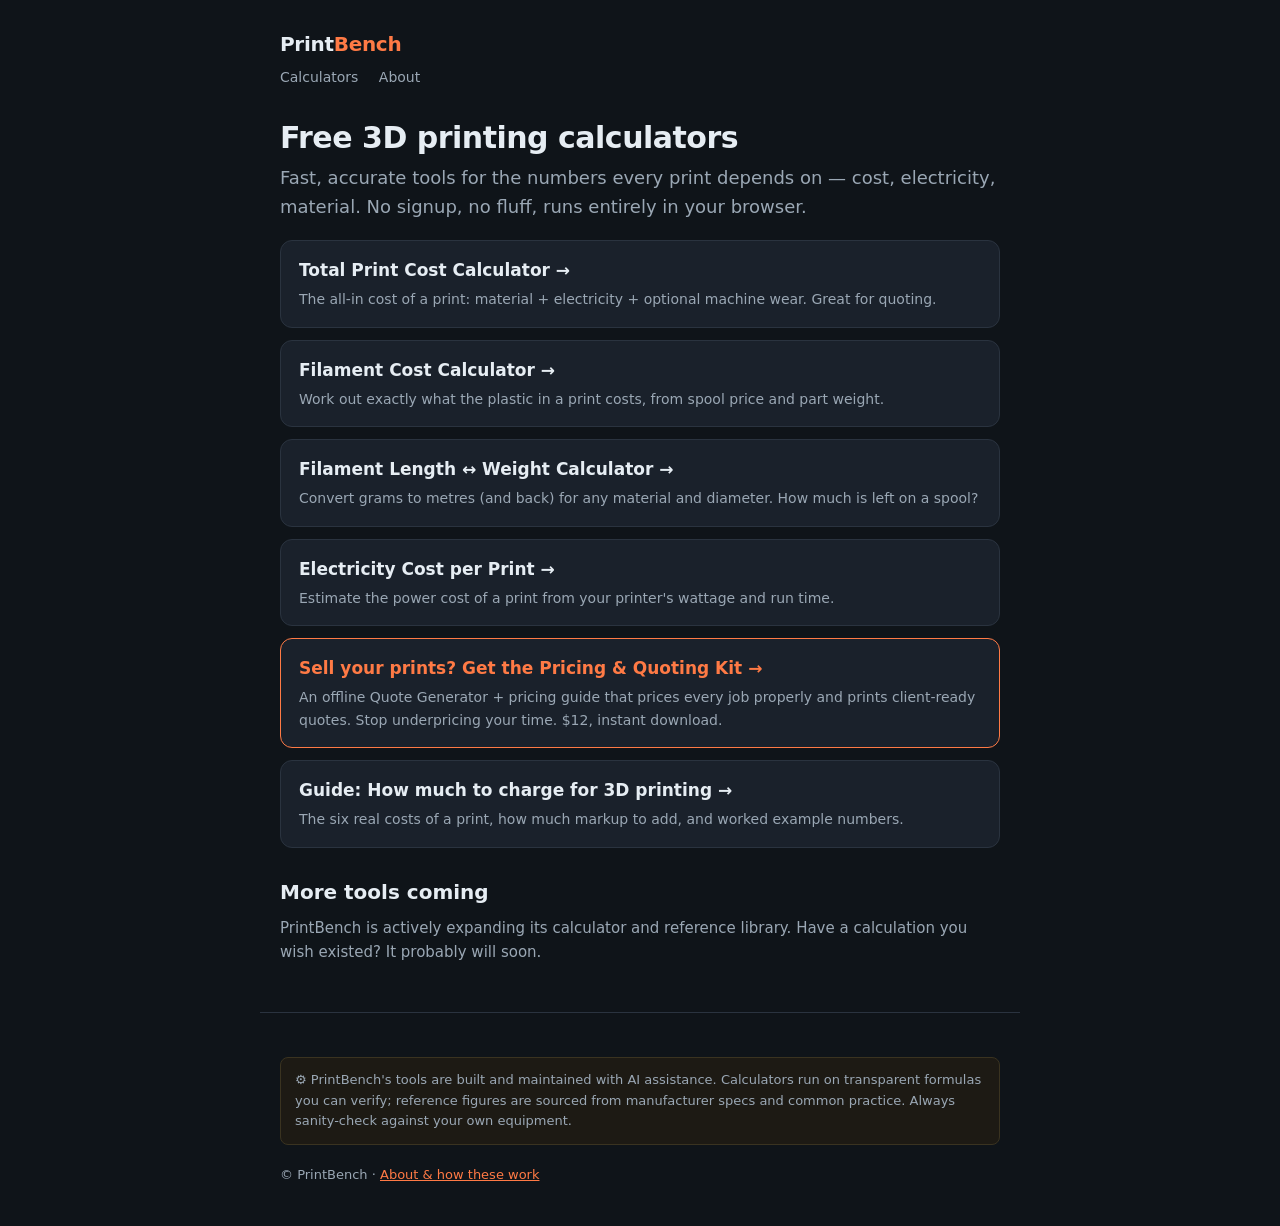
<file: index.html>
<!doctype html>
<html lang="en">
<head>
<meta charset="utf-8">
<meta name="viewport" content="width=device-width, initial-scale=1">
<title>PrintBench — Free 3D Printing Calculators & Reference</title>
<meta name="description" content="Free, accurate 3D printing calculators: filament cost, electricity cost per print, and practical reference tables. No signup, works in your browser.">
<link rel="stylesheet" href="style.css">
</head>
<body>
<header>
  <a class="brand" href="index.html">Print<span>Bench</span></a>
  <nav>
    <a href="index.html">Calculators</a>
    <a href="about.html">About</a>
  </nav>
</header>
<main>
  <h1>Free 3D printing calculators</h1>
  <p class="lead">Fast, accurate tools for the numbers every print depends on — cost,
  electricity, material. No signup, no fluff, runs entirely in your browser.</p>

  <a class="card" href="calculators/total-print-cost.html">
    <h3>Total Print Cost Calculator →</h3>
    <p>The all-in cost of a print: material + electricity + optional machine wear. Great for quoting.</p>
  </a>
  <a class="card" href="calculators/filament-cost.html">
    <h3>Filament Cost Calculator →</h3>
    <p>Work out exactly what the plastic in a print costs, from spool price and part weight.</p>
  </a>
  <a class="card" href="calculators/filament-length-weight.html">
    <h3>Filament Length ↔ Weight Calculator →</h3>
    <p>Convert grams to metres (and back) for any material and diameter. How much is left on a spool?</p>
  </a>
  <a class="card" href="calculators/electricity-cost.html">
    <h3>Electricity Cost per Print →</h3>
    <p>Estimate the power cost of a print from your printer's wattage and run time.</p>
  </a>

  <a class="card" href="pricing-kit.html" style="border-color:var(--accent)">
    <h3 style="color:var(--accent)">Sell your prints? Get the Pricing &amp; Quoting Kit →</h3>
    <p>An offline Quote Generator + pricing guide that prices every job properly and prints
    client-ready quotes. Stop underpricing your time. $12, instant download.</p>
  </a>

  <a class="card" href="how-much-to-charge-for-3d-printing.html">
    <h3>Guide: How much to charge for 3D printing →</h3>
    <p>The six real costs of a print, how much markup to add, and worked example numbers.</p>
  </a>

  <h2>More tools coming</h2>
  <p class="lead" style="font-size:15px">PrintBench is actively expanding its calculator and
  reference library. Have a calculation you wish existed? It probably will soon.</p>
</main>
<footer>
  <div class="disclosure">⚙️ PrintBench's tools are built and maintained with AI assistance.
  Calculators run on transparent formulas you can verify; reference figures are sourced from
  manufacturer specs and common practice. Always sanity-check against your own equipment.</div>
  © PrintBench · <a href="about.html">About &amp; how these work</a>
</footer>
</body>
</html>
</file>
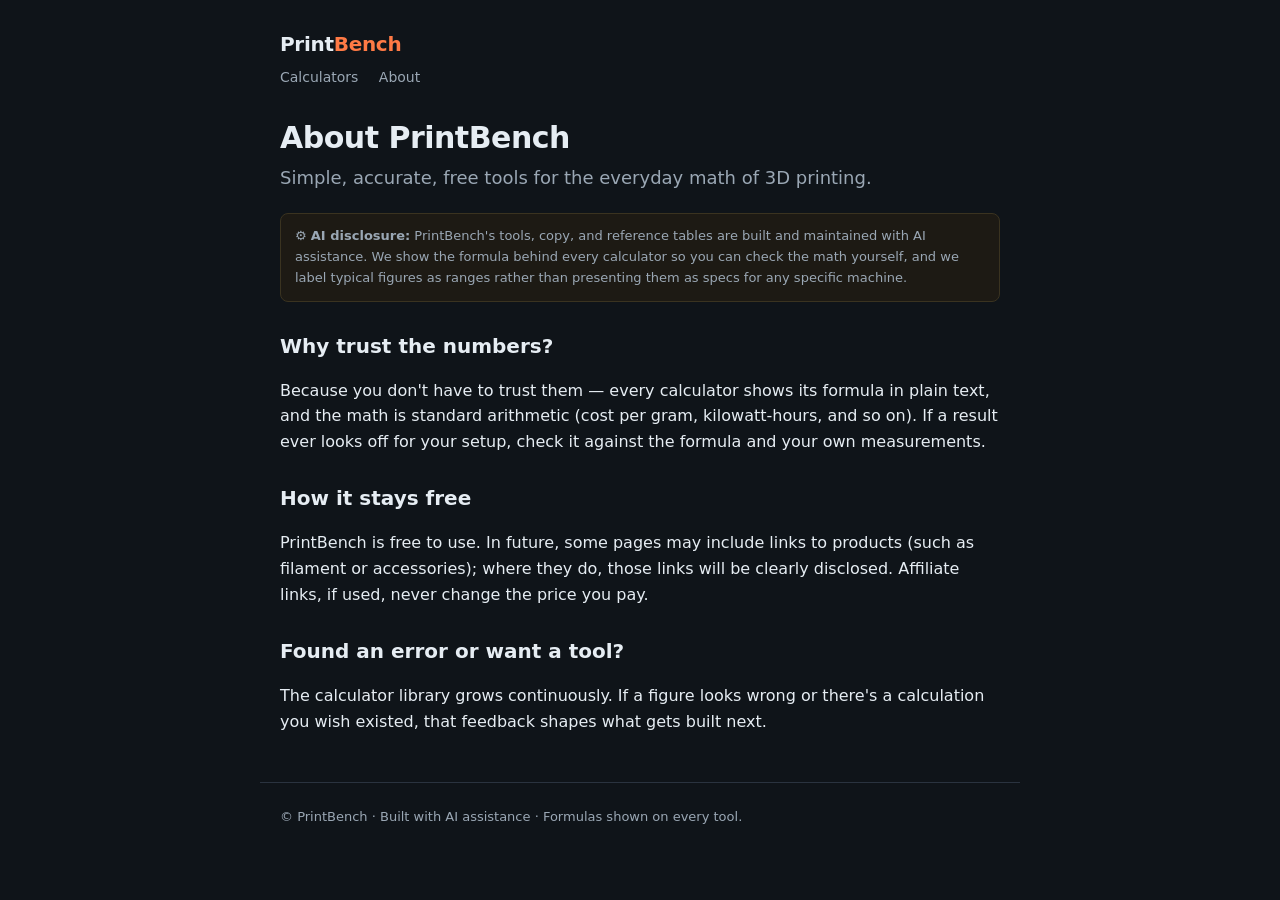
<file: about.html>
<!doctype html>
<html lang="en">
<head>
<meta charset="utf-8">
<meta name="viewport" content="width=device-width, initial-scale=1">
<title>About PrintBench — How these calculators are built</title>
<meta name="description" content="About PrintBench: free 3D printing calculators built and maintained with AI assistance, with every formula shown openly so you can verify the math.">
<link rel="stylesheet" href="style.css">
</head>
<body>
<header>
  <a class="brand" href="index.html">Print<span>Bench</span></a>
  <nav>
    <a href="index.html">Calculators</a>
    <a href="about.html">About</a>
  </nav>
</header>
<main>
  <h1>About PrintBench</h1>
  <p class="lead">Simple, accurate, free tools for the everyday math of 3D printing.</p>

  <div class="disclosure">⚙️ <strong>AI disclosure:</strong> PrintBench's tools, copy, and
  reference tables are built and maintained with AI assistance. We show the formula behind
  every calculator so you can check the math yourself, and we label typical figures as ranges
  rather than presenting them as specs for any specific machine.</div>

  <h2>Why trust the numbers?</h2>
  <p>Because you don't have to trust them — every calculator shows its formula in plain text,
  and the math is standard arithmetic (cost per gram, kilowatt-hours, and so on). If a result
  ever looks off for your setup, check it against the formula and your own measurements.</p>

  <h2>How it stays free</h2>
  <p>PrintBench is free to use. In future, some pages may include links to products (such as
  filament or accessories); where they do, those links will be clearly disclosed. Affiliate
  links, if used, never change the price you pay.</p>

  <h2>Found an error or want a tool?</h2>
  <p>The calculator library grows continuously. If a figure looks wrong or there's a
  calculation you wish existed, that feedback shapes what gets built next.</p>
</main>
<footer>
  © PrintBench · Built with AI assistance · Formulas shown on every tool.
</footer>
</body>
</html>
</file>
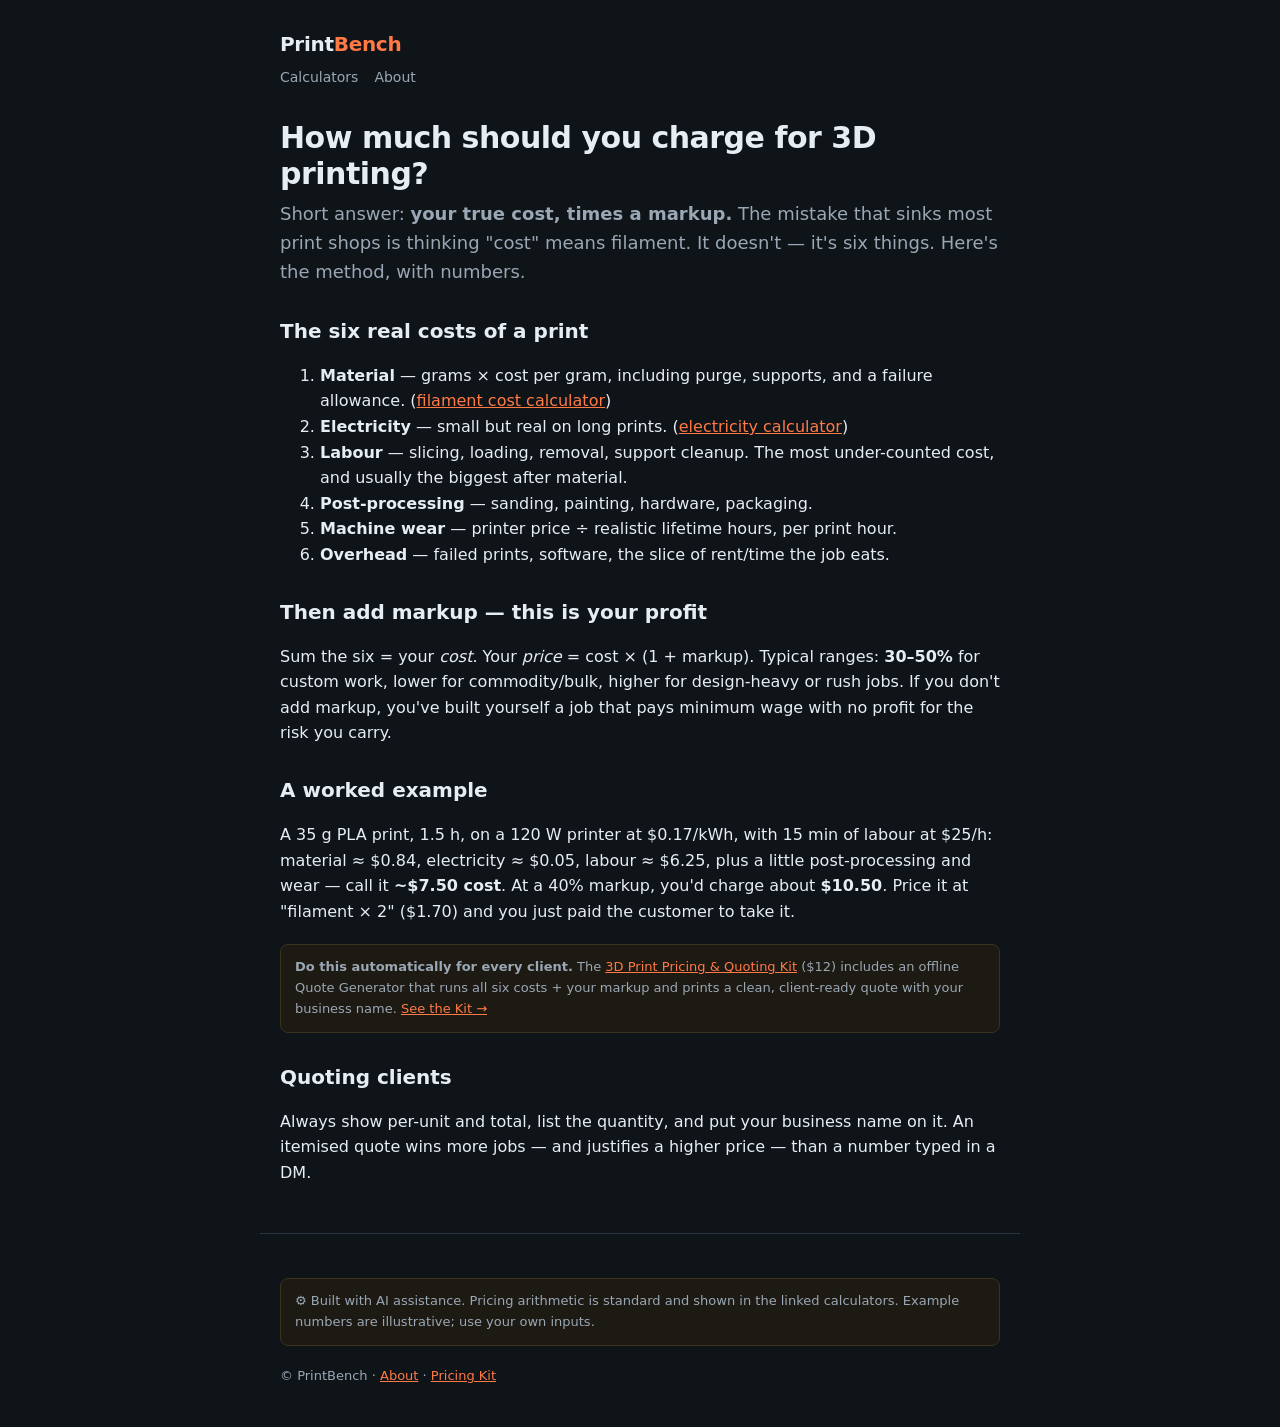
<file: how-much-to-charge-for-3d-printing.html>
<!doctype html>
<html lang="en">
<head>
<meta charset="utf-8">
<meta name="viewport" content="width=device-width, initial-scale=1">
<title>How Much to Charge for 3D Printing (2026 Pricing Guide) | PrintBench</title>
<meta name="description" content="A clear method for pricing 3D prints in 2026: the six real costs, how much markup to add, and example numbers. Stop underpricing your prints.">
<link rel="stylesheet" href="style.css">
<meta property="og:title" content="How Much to Charge for 3D Printing (2026 Pricing Guide)">
<meta property="og:description" content="The six real costs of a print, how much markup to add, and worked examples. Price your prints to actually profit.">
<meta property="og:type" content="article">
<meta property="og:url" content="https://printbench.pages.dev/how-much-to-charge-for-3d-printing.html">
<script type="application/ld+json">
{"@context":"https://schema.org","@type":"Article","headline":"How Much to Charge for 3D Printing (2026 Pricing Guide)","author":{"@type":"Organization","name":"PrintBench"},"publisher":{"@type":"Organization","name":"PrintBench"},"description":"A method for pricing 3D prints: the six real costs, markup guidance, and worked examples.","mainEntityOfPage":"https://printbench.pages.dev/how-much-to-charge-for-3d-printing.html"}
</script>
</head>
<body>
<header>
  <a class="brand" href="index.html">Print<span>Bench</span></a>
  <nav><a href="index.html">Calculators</a><a href="about.html">About</a></nav>
</header>
<main>
  <h1>How much should you charge for 3D printing?</h1>
  <p class="lead">Short answer: <strong>your true cost, times a markup.</strong> The mistake that
  sinks most print shops is thinking "cost" means filament. It doesn't — it's six things. Here's
  the method, with numbers.</p>

  <h2>The six real costs of a print</h2>
  <ol>
    <li><strong>Material</strong> — grams × cost per gram, including purge, supports, and a
      failure allowance. (<a href="calculators/filament-cost.html">filament cost calculator</a>)</li>
    <li><strong>Electricity</strong> — small but real on long prints.
      (<a href="calculators/electricity-cost.html">electricity calculator</a>)</li>
    <li><strong>Labour</strong> — slicing, loading, removal, support cleanup. The most
      under-counted cost, and usually the biggest after material.</li>
    <li><strong>Post-processing</strong> — sanding, painting, hardware, packaging.</li>
    <li><strong>Machine wear</strong> — printer price ÷ realistic lifetime hours, per print hour.</li>
    <li><strong>Overhead</strong> — failed prints, software, the slice of rent/time the job eats.</li>
  </ol>

  <h2>Then add markup — this is your profit</h2>
  <p>Sum the six = your <em>cost</em>. Your <em>price</em> = cost × (1 + markup). Typical ranges:
  <strong>30–50%</strong> for custom work, lower for commodity/bulk, higher for design-heavy or
  rush jobs. If you don't add markup, you've built yourself a job that pays minimum wage with no
  profit for the risk you carry.</p>

  <h2>A worked example</h2>
  <p>A 35 g PLA print, 1.5 h, on a 120 W printer at $0.17/kWh, with 15 min of labour at $25/h:
  material ≈ $0.84, electricity ≈ $0.05, labour ≈ $6.25, plus a little post-processing and wear —
  call it <strong>~$7.50 cost</strong>. At a 40% markup, you'd charge about <strong>$10.50</strong>.
  Price it at "filament × 2" ($1.70) and you just paid the customer to take it.</p>

  <div class="disclosure" style="border-color:#3a3320">
    <strong>Do this automatically for every client.</strong> The
    <a href="pricing-kit.html">3D Print Pricing &amp; Quoting Kit</a> ($12) includes an offline
    Quote Generator that runs all six costs + your markup and prints a clean, client-ready quote
    with your business name. <a href="pricing-kit.html">See the Kit →</a>
  </div>

  <h2>Quoting clients</h2>
  <p>Always show per-unit and total, list the quantity, and put your business name on it. An
  itemised quote wins more jobs — and justifies a higher price — than a number typed in a DM.</p>
</main>
<footer>
  <div class="disclosure">⚙️ Built with AI assistance. Pricing arithmetic is standard and shown
  in the linked calculators. Example numbers are illustrative; use your own inputs.</div>
  © PrintBench · <a href="about.html">About</a> · <a href="pricing-kit.html">Pricing Kit</a>
</footer>
</body>
</html>
</file>
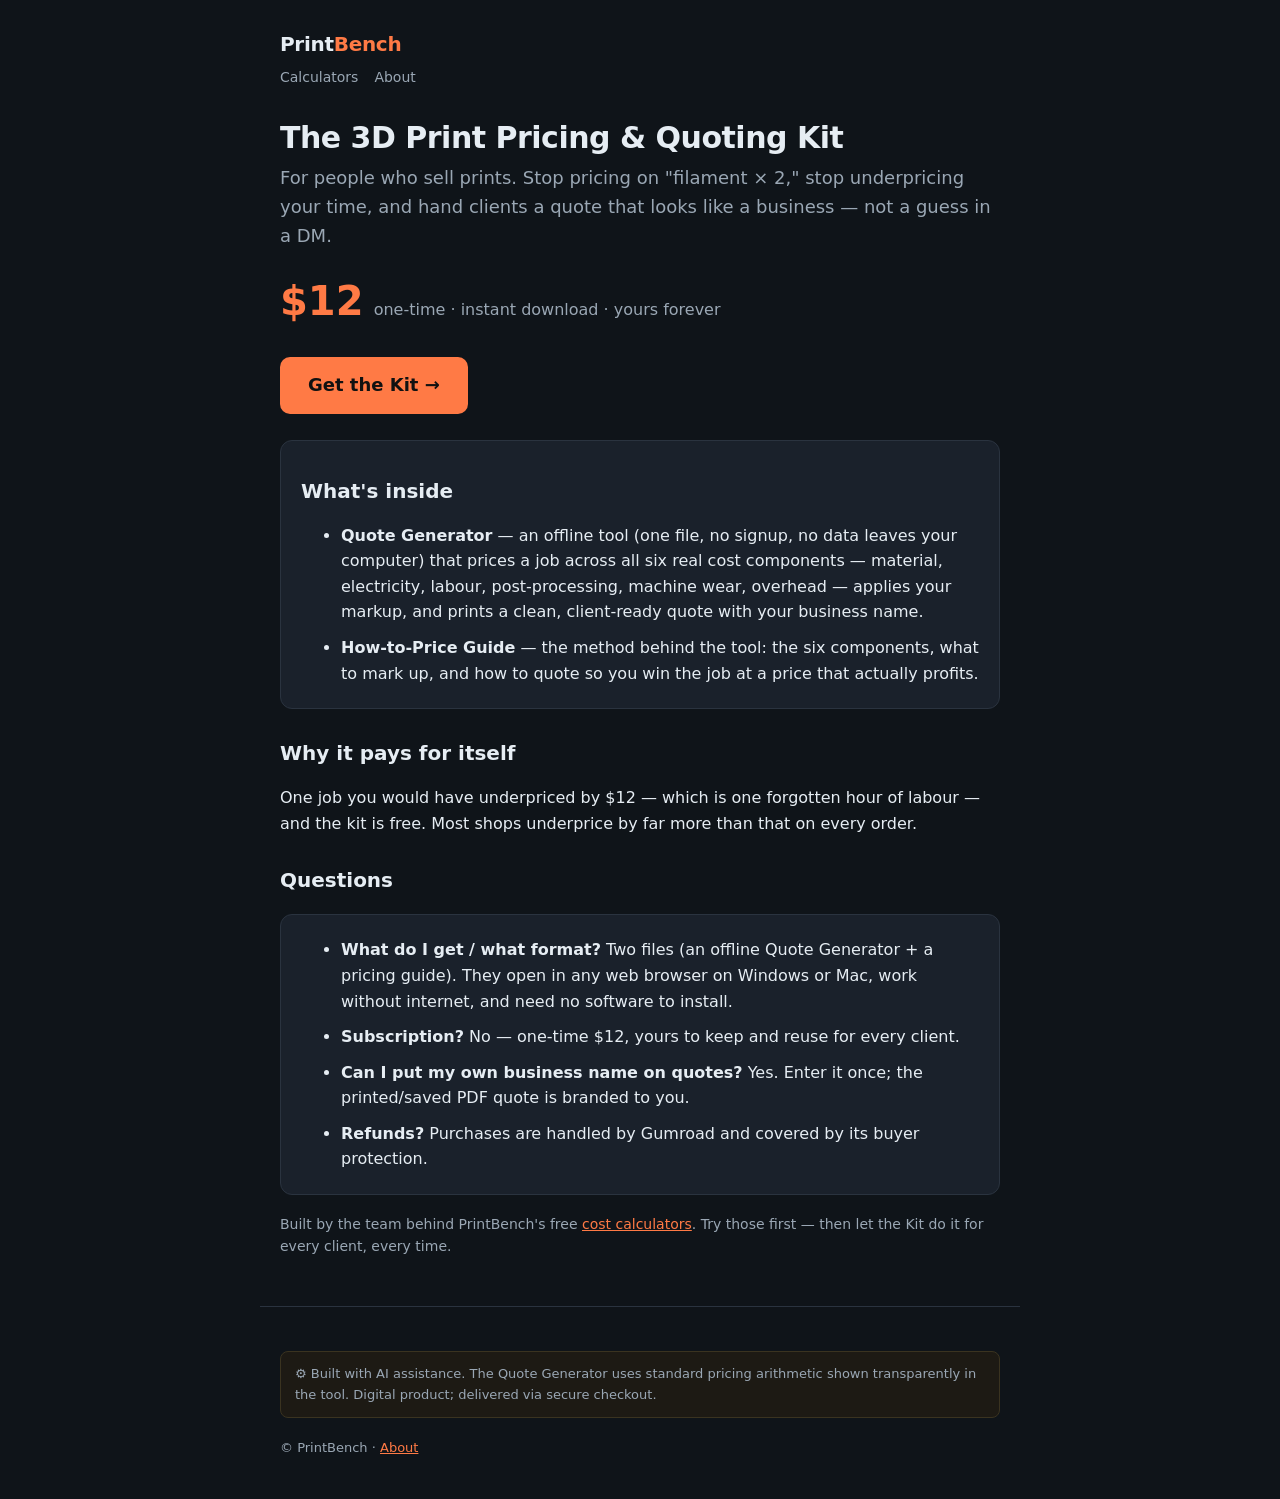
<file: pricing-kit.html>
<!doctype html>
<html lang="en">
<head>
<meta charset="utf-8">
<meta name="viewport" content="width=device-width, initial-scale=1">
<title>3D Print Pricing &amp; Quoting Kit — stop underpricing | PrintBench</title>
<meta name="description" content="A pricing & quoting kit for 3D print businesses: an offline Quote Generator that builds client-ready quotes with full cost breakdown, plus a how-to-price guide.">
<link rel="stylesheet" href="style.css">
<style>
  .price{font-size:40px;font-weight:800;color:var(--accent)}
  .buy{display:inline-block;background:var(--accent);color:#111;font-weight:800;text-decoration:none;
       padding:14px 28px;border-radius:10px;margin:8px 0;font-size:18px}
  .incl{background:var(--panel);border:1px solid var(--line);border-radius:12px;padding:6px 20px;margin:18px 0}
  .incl li{margin:10px 0}
</style>
</head>
<body>
<header>
  <a class="brand" href="index.html">Print<span>Bench</span></a>
  <nav><a href="index.html">Calculators</a><a href="about.html">About</a></nav>
</header>
<main>
  <h1>The 3D Print Pricing &amp; Quoting Kit</h1>
  <p class="lead">For people who sell prints. Stop pricing on "filament × 2," stop underpricing
  your time, and hand clients a quote that looks like a business — not a guess in a DM.</p>

  <p><span class="price">$12</span> &nbsp;<span style="color:var(--muted)">one-time · instant download · yours forever</span></p>
  <a class="buy" href="https://printbench.gumroad.com/l/print-pricing-kit" id="buy" rel="nofollow">Get the Kit →</a>

  <div class="incl">
    <h2>What's inside</h2>
    <ul>
      <li><b>Quote Generator</b> — an offline tool (one file, no signup, no data leaves your computer)
        that prices a job across all six real cost components — material, electricity, labour,
        post-processing, machine wear, overhead — applies your markup, and prints a clean,
        client-ready quote with your business name.</li>
      <li><b>How-to-Price Guide</b> — the method behind the tool: the six components, what to mark
        up, and how to quote so you win the job at a price that actually profits.</li>
    </ul>
  </div>

  <h2>Why it pays for itself</h2>
  <p>One job you would have underpriced by $12 — which is one forgotten hour of labour — and the
  kit is free. Most shops underprice by far more than that on every order.</p>

  <h2>Questions</h2>
  <div class="incl">
    <ul>
      <li><b>What do I get / what format?</b> Two files (an offline Quote Generator + a pricing
        guide). They open in any web browser on Windows or Mac, work without internet, and need
        no software to install.</li>
      <li><b>Subscription?</b> No — one-time $12, yours to keep and reuse for every client.</li>
      <li><b>Can I put my own business name on quotes?</b> Yes. Enter it once; the printed/saved
        PDF quote is branded to you.</li>
      <li><b>Refunds?</b> Purchases are handled by Gumroad and covered by its buyer protection.</li>
    </ul>
  </div>

  <p style="color:var(--muted);font-size:14px">Built by the team behind PrintBench's free
  <a href="calculators/total-print-cost.html">cost calculators</a>. Try those first — then let the
  Kit do it for every client, every time.</p>
</main>
<footer>
  <div class="disclosure">⚙️ Built with AI assistance. The Quote Generator uses standard pricing
  arithmetic shown transparently in the tool. Digital product; delivered via secure checkout.</div>
  © PrintBench · <a href="about.html">About</a>
</footer>
</body>
</html>
</file>
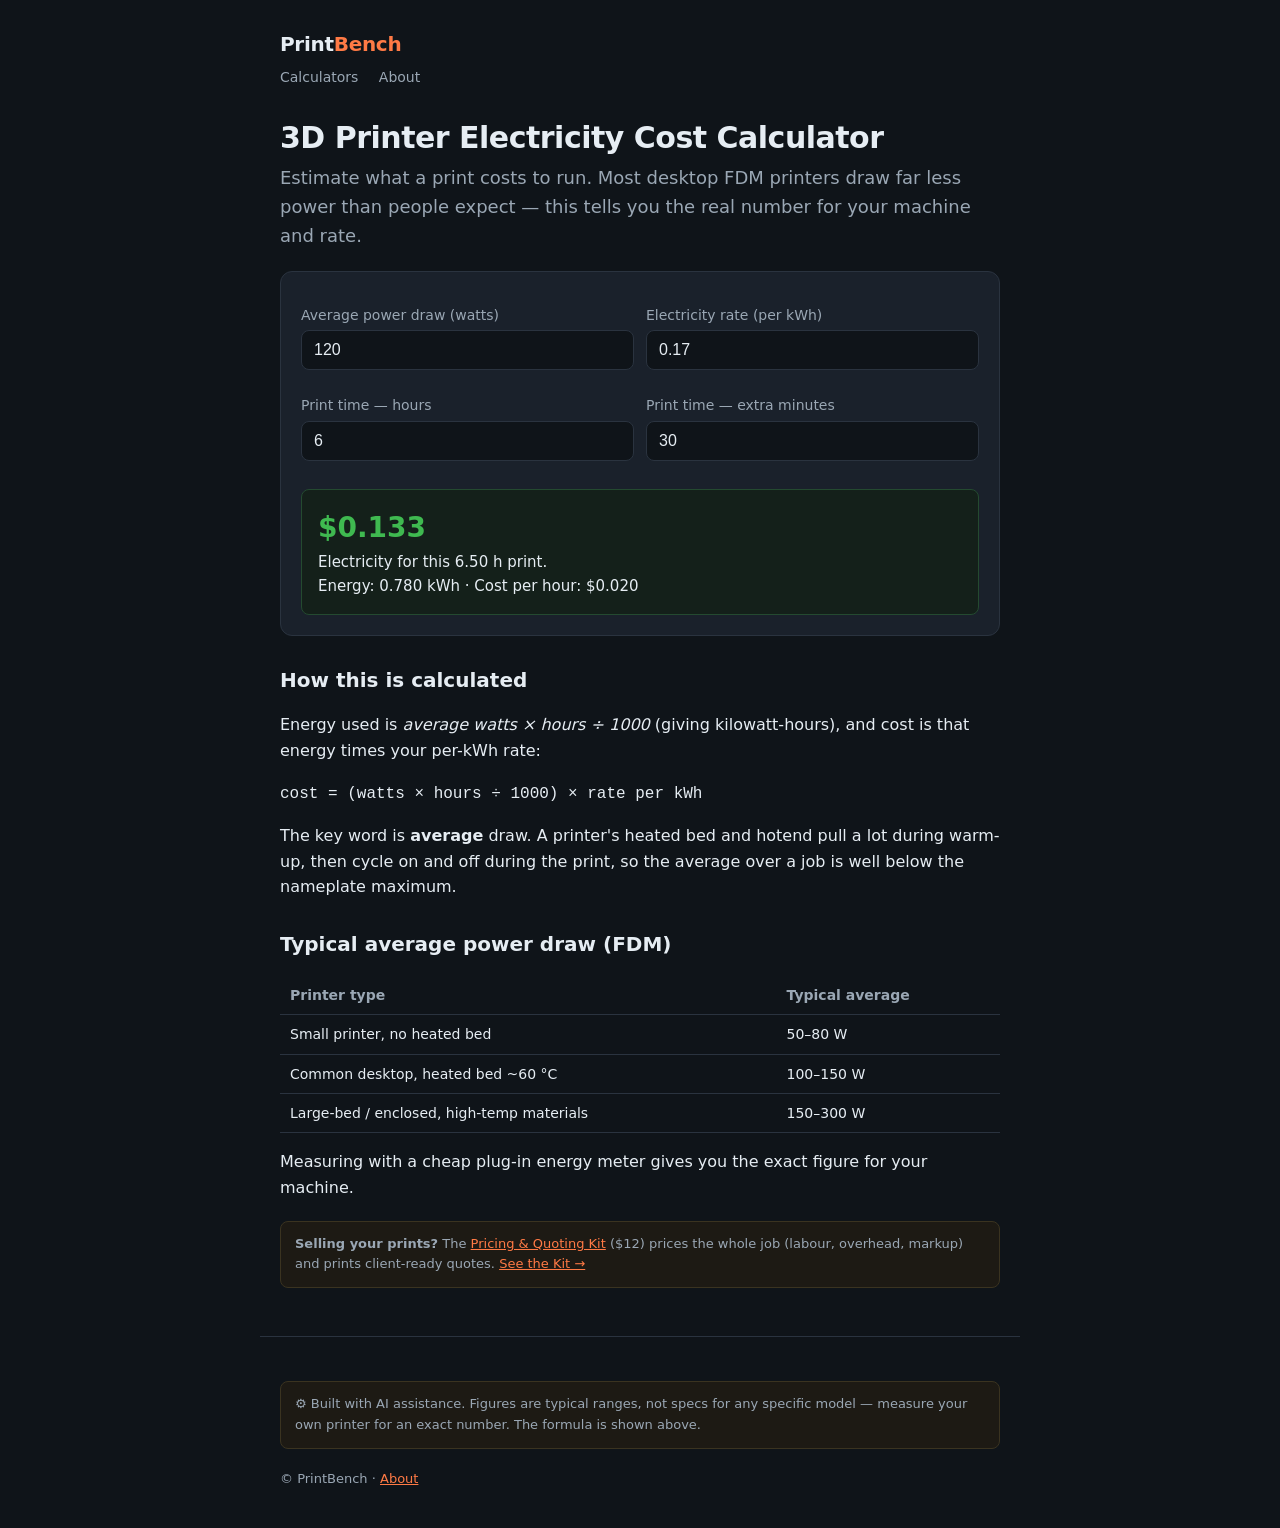
<file: calculators/electricity-cost.html>
<!doctype html>
<html lang="en">
<head>
<meta charset="utf-8">
<meta name="viewport" content="width=device-width, initial-scale=1">
<title>3D Printer Electricity Cost Calculator — Power Cost per Print | PrintBench</title>
<meta name="description" content="Free calculator for the electricity cost of a 3D print. Enter printer wattage, print time, and your power rate to see cost per print and per hour.">
<link rel="stylesheet" href="../style.css">
</head>
<body>
<header>
  <a class="brand" href="../index.html">Print<span>Bench</span></a>
  <nav>
    <a href="../index.html">Calculators</a>
    <a href="../about.html">About</a>
  </nav>
</header>
<main>
  <h1>3D Printer Electricity Cost Calculator</h1>
  <p class="lead">Estimate what a print costs to run. Most desktop FDM printers draw far less
  power than people expect — this tells you the real number for your machine and rate.</p>

  <div class="calc">
    <div class="grid2">
      <div class="field">
        <label for="watts">Average power draw (watts)</label>
        <input id="watts" type="number" min="0" step="1" value="120">
      </div>
      <div class="field">
        <label for="rate">Electricity rate (per kWh)</label>
        <input id="rate" type="number" min="0" step="0.01" value="0.17">
      </div>
    </div>
    <div class="grid2">
      <div class="field">
        <label for="hours">Print time — hours</label>
        <input id="hours" type="number" min="0" step="0.1" value="6">
      </div>
      <div class="field">
        <label for="mins">Print time — extra minutes</label>
        <input id="mins" type="number" min="0" step="1" value="30">
      </div>
    </div>
    <div class="result" id="result" aria-live="polite"></div>
  </div>

  <h2>How this is calculated</h2>
  <p>Energy used is <em>average watts × hours ÷ 1000</em> (giving kilowatt-hours), and cost is
  that energy times your per-kWh rate:</p>
  <p><code>cost = (watts × hours ÷ 1000) × rate per kWh</code></p>
  <p>The key word is <strong>average</strong> draw. A printer's heated bed and hotend pull a lot
  during warm-up, then cycle on and off during the print, so the average over a job is well
  below the nameplate maximum.</p>

  <h2>Typical average power draw (FDM)</h2>
  <table>
    <tr><th>Printer type</th><th>Typical average</th></tr>
    <tr><td>Small printer, no heated bed</td><td>50–80 W</td></tr>
    <tr><td>Common desktop, heated bed ~60 °C</td><td>100–150 W</td></tr>
    <tr><td>Large-bed / enclosed, high-temp materials</td><td>150–300 W</td></tr>
  </table>
  <p>Measuring with a cheap plug-in energy meter gives you the exact figure for your machine.</p>

  <div class="disclosure" style="border-color:#3a3320">
    <strong>Selling your prints?</strong> The <a href="../pricing-kit.html">Pricing &amp; Quoting
    Kit</a> ($12) prices the whole job (labour, overhead, markup) and prints client-ready quotes.
    <a href="../pricing-kit.html">See the Kit →</a>
  </div>
</main>
<footer>
  <div class="disclosure">⚙️ Built with AI assistance. Figures are typical ranges, not specs for
  any specific model — measure your own printer for an exact number. The formula is shown above.</div>
  © PrintBench · <a href="../about.html">About</a>
</footer>
<script>
  const el = id => document.getElementById(id);
  const ids = ['watts','rate','hours','mins'];
  function fmt(n){ return '$' + n.toLocaleString(undefined,{minimumFractionDigits:3,maximumFractionDigits:3}); }
  function calc(){
    const w = parseFloat(el('watts').value)||0;
    const rate = parseFloat(el('rate').value)||0;
    const h = (parseFloat(el('hours').value)||0) + (parseFloat(el('mins').value)||0)/60;
    const kwh = w*h/1000;
    const cost = kwh*rate;
    const perHour = h>0 ? cost/h : 0;
    el('result').innerHTML = '<span class="big">'+fmt(cost)+'</span>'+
      'Electricity for this '+h.toFixed(2)+' h print.<br>'+
      'Energy: '+kwh.toFixed(3)+' kWh · Cost per hour: '+fmt(perHour);
  }
  ids.forEach(id => el(id).addEventListener('input', calc));
  calc();
</script>
</body>
</html>
</file>
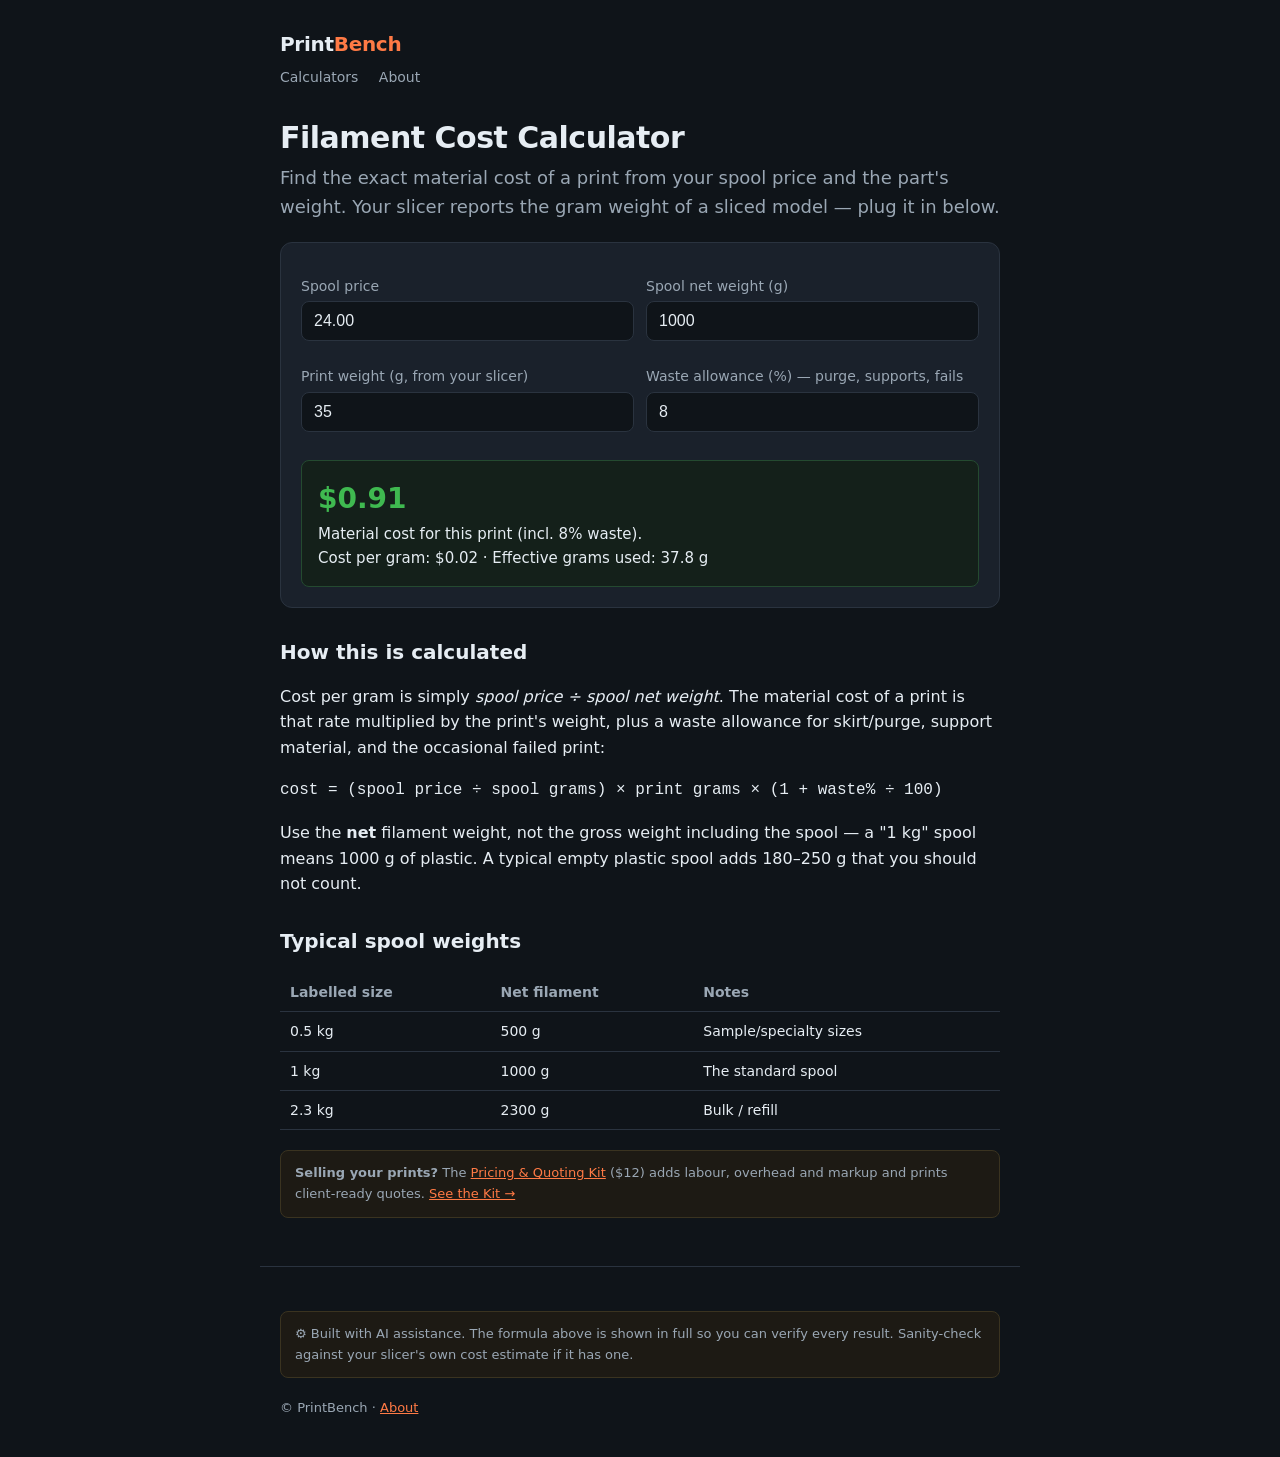
<file: calculators/filament-cost.html>
<!doctype html>
<html lang="en">
<head>
<meta charset="utf-8">
<meta name="viewport" content="width=device-width, initial-scale=1">
<title>Filament Cost Calculator — What a 3D Print Costs in Material | PrintBench</title>
<meta name="description" content="Free filament cost calculator. Enter your spool price, spool weight, and part weight to get the exact material cost of any 3D print. Includes waste allowance.">
<link rel="stylesheet" href="../style.css">
</head>
<body>
<header>
  <a class="brand" href="../index.html">Print<span>Bench</span></a>
  <nav>
    <a href="../index.html">Calculators</a>
    <a href="../about.html">About</a>
  </nav>
</header>
<main>
  <h1>Filament Cost Calculator</h1>
  <p class="lead">Find the exact material cost of a print from your spool price and the part's
  weight. Your slicer reports the gram weight of a sliced model — plug it in below.</p>

  <div class="calc">
    <div class="grid2">
      <div class="field">
        <label for="spoolPrice">Spool price</label>
        <input id="spoolPrice" type="number" min="0" step="0.01" value="24.00">
      </div>
      <div class="field">
        <label for="spoolWeight">Spool net weight (g)</label>
        <input id="spoolWeight" type="number" min="1" step="1" value="1000">
      </div>
    </div>
    <div class="grid2">
      <div class="field">
        <label for="partWeight">Print weight (g, from your slicer)</label>
        <input id="partWeight" type="number" min="0" step="0.1" value="35">
      </div>
      <div class="field">
        <label for="waste">Waste allowance (%) — purge, supports, fails</label>
        <input id="waste" type="number" min="0" step="1" value="8">
      </div>
    </div>
    <div class="result" id="result" aria-live="polite"></div>
  </div>

  <h2>How this is calculated</h2>
  <p>Cost per gram is simply <em>spool price ÷ spool net weight</em>. The material cost of a
  print is that rate multiplied by the print's weight, plus a waste allowance for skirt/purge,
  support material, and the occasional failed print:</p>
  <p><code>cost = (spool price ÷ spool grams) × print grams × (1 + waste% ÷ 100)</code></p>
  <p>Use the <strong>net</strong> filament weight, not the gross weight including the spool —
  a "1&nbsp;kg" spool means 1000&nbsp;g of plastic. A typical empty plastic spool adds
  180–250&nbsp;g that you should not count.</p>

  <h2>Typical spool weights</h2>
  <table>
    <tr><th>Labelled size</th><th>Net filament</th><th>Notes</th></tr>
    <tr><td>0.5 kg</td><td>500 g</td><td>Sample/specialty sizes</td></tr>
    <tr><td>1 kg</td><td>1000 g</td><td>The standard spool</td></tr>
    <tr><td>2.3 kg</td><td>2300 g</td><td>Bulk / refill</td></tr>
  </table>

  <div class="disclosure" style="border-color:#3a3320">
    <strong>Selling your prints?</strong> The <a href="../pricing-kit.html">Pricing &amp; Quoting
    Kit</a> ($12) adds labour, overhead and markup and prints client-ready quotes.
    <a href="../pricing-kit.html">See the Kit →</a>
  </div>
</main>
<footer>
  <div class="disclosure">⚙️ Built with AI assistance. The formula above is shown in full so
  you can verify every result. Sanity-check against your slicer's own cost estimate if it has one.</div>
  © PrintBench · <a href="../about.html">About</a>
</footer>
<script>
  const ids = ['spoolPrice','spoolWeight','partWeight','waste'];
  const el = id => document.getElementById(id);
  function fmt(n){ return '$' + n.toLocaleString(undefined,{minimumFractionDigits:2,maximumFractionDigits:2}); }
  function calc(){
    const price = parseFloat(el('spoolPrice').value)||0;
    const grams = parseFloat(el('spoolWeight').value)||0;
    const part = parseFloat(el('partWeight').value)||0;
    const waste = parseFloat(el('waste').value)||0;
    const out = el('result');
    if(grams<=0){ out.innerHTML = 'Enter a spool weight greater than 0.'; return; }
    const perGram = price/grams;
    const cost = perGram * part * (1 + waste/100);
    out.innerHTML = '<span class="big">'+fmt(cost)+'</span>'+
      'Material cost for this print (incl. '+waste+'% waste).<br>'+
      'Cost per gram: '+fmt(perGram)+' · Effective grams used: '+(part*(1+waste/100)).toFixed(1)+' g';
  }
  ids.forEach(id => el(id).addEventListener('input', calc));
  calc();
</script>
</body>
</html>
</file>
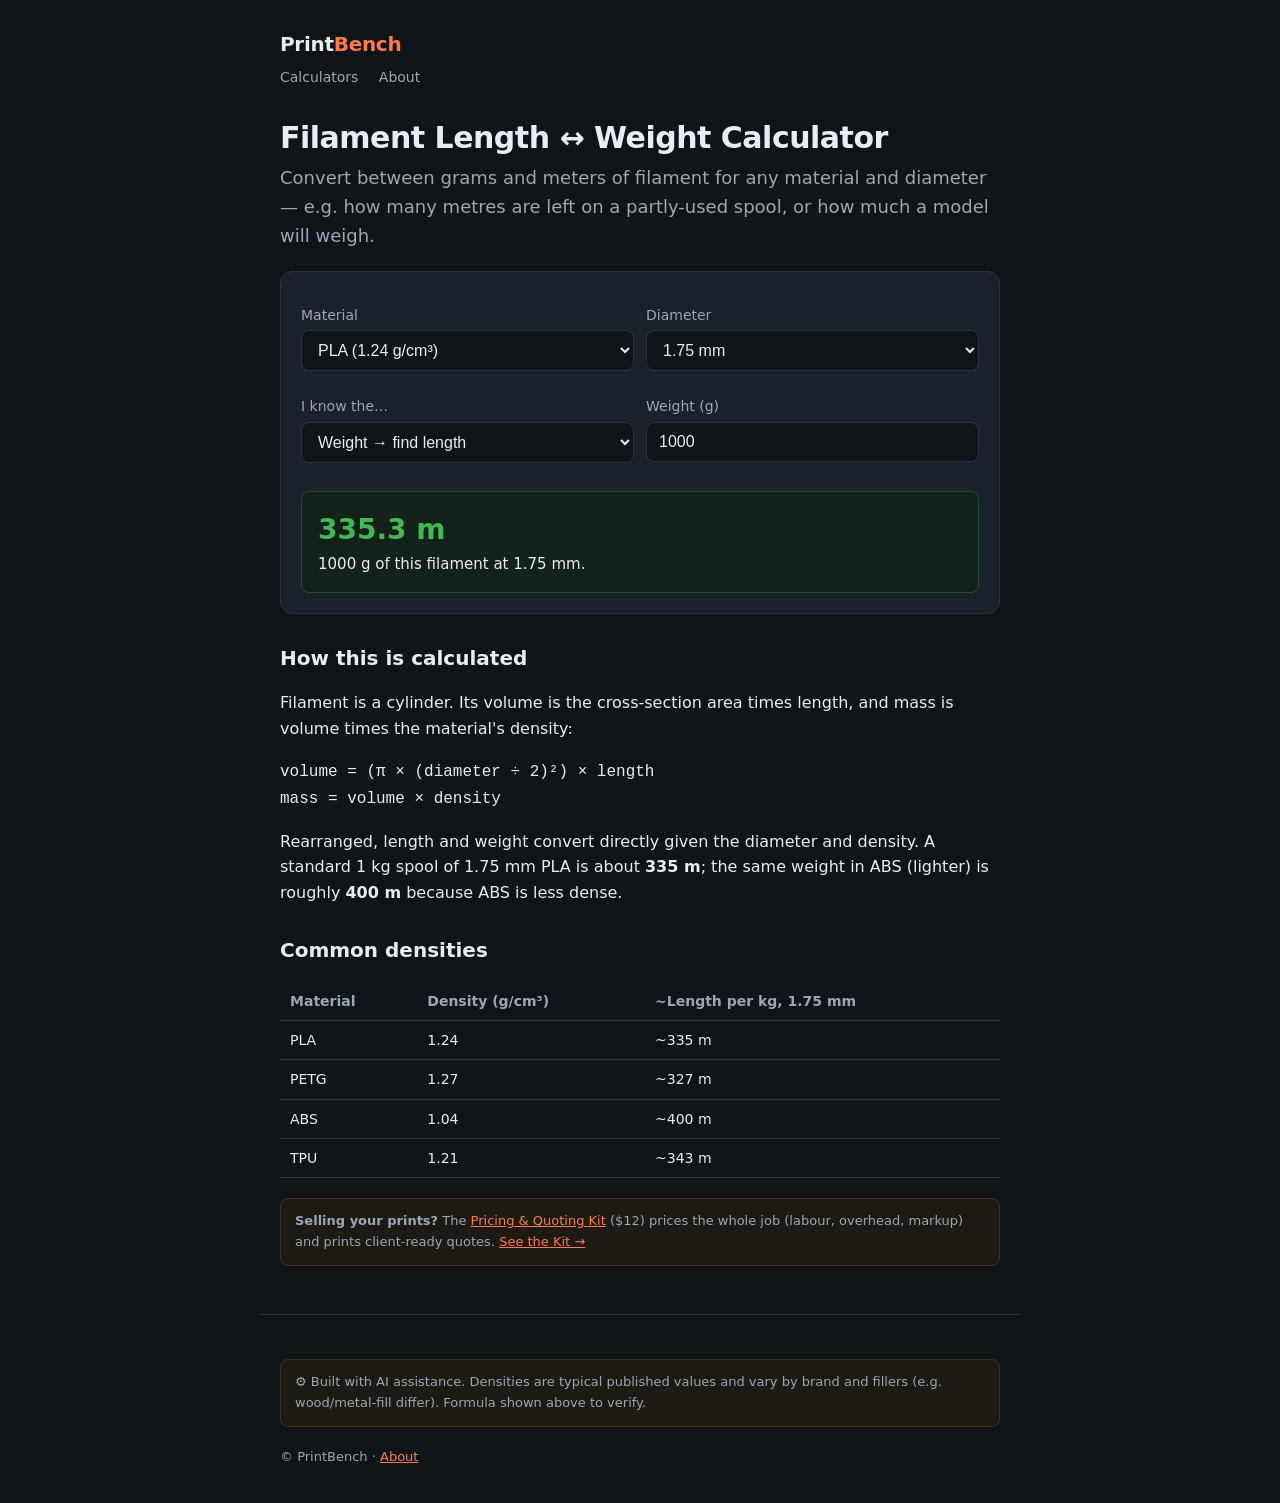
<file: calculators/filament-length-weight.html>
<!doctype html>
<html lang="en">
<head>
<meta charset="utf-8">
<meta name="viewport" content="width=device-width, initial-scale=1">
<title>Filament Length ↔ Weight Calculator (grams to meters) | PrintBench</title>
<meta name="description" content="Convert 3D printing filament between weight and length for any material and diameter. How many meters in a kg of PLA, PETG, ABS, TPU and more.">
<link rel="stylesheet" href="../style.css">
</head>
<body>
<header>
  <a class="brand" href="../index.html">Print<span>Bench</span></a>
  <nav>
    <a href="../index.html">Calculators</a>
    <a href="../about.html">About</a>
  </nav>
</header>
<main>
  <h1>Filament Length ↔ Weight Calculator</h1>
  <p class="lead">Convert between grams and meters of filament for any material and diameter —
  e.g. how many metres are left on a partly-used spool, or how much a model will weigh.</p>

  <div class="calc">
    <div class="grid2">
      <div class="field">
        <label for="material">Material</label>
        <select id="material">
          <option value="1.24">PLA (1.24 g/cm³)</option>
          <option value="1.27">PETG (1.27)</option>
          <option value="1.04">ABS (1.04)</option>
          <option value="1.21">TPU (1.21)</option>
          <option value="1.07">ASA (1.07)</option>
          <option value="1.14">Nylon / PA (1.14)</option>
          <option value="1.20">PC (1.20)</option>
          <option value="custom">Custom density…</option>
        </select>
      </div>
      <div class="field">
        <label for="diameter">Diameter</label>
        <select id="diameter">
          <option value="1.75">1.75 mm</option>
          <option value="2.85">2.85 mm</option>
          <option value="3.00">3.00 mm</option>
        </select>
      </div>
    </div>
    <div class="field" id="customWrap" style="display:none">
      <label for="customDensity">Custom density (g/cm³)</label>
      <input id="customDensity" type="number" min="0.1" step="0.01" value="1.24">
    </div>
    <div class="grid2">
      <div class="field">
        <label for="mode">I know the…</label>
        <select id="mode">
          <option value="weight">Weight → find length</option>
          <option value="length">Length → find weight</option>
        </select>
      </div>
      <div class="field">
        <label for="amount" id="amountLabel">Weight (g)</label>
        <input id="amount" type="number" min="0" step="1" value="1000">
      </div>
    </div>
    <div class="result" id="result" aria-live="polite"></div>
  </div>

  <h2>How this is calculated</h2>
  <p>Filament is a cylinder. Its volume is the cross-section area times length, and mass is
  volume times the material's density:</p>
  <p><code>volume = (π × (diameter ÷ 2)²) × length</code><br>
  <code>mass = volume × density</code></p>
  <p>Rearranged, length and weight convert directly given the diameter and density. A standard
  1&nbsp;kg spool of 1.75&nbsp;mm PLA is about <strong>335&nbsp;m</strong>; the same weight in
  ABS (lighter) is roughly <strong>400&nbsp;m</strong> because ABS is less dense.</p>

  <h2>Common densities</h2>
  <table>
    <tr><th>Material</th><th>Density (g/cm³)</th><th>~Length per kg, 1.75 mm</th></tr>
    <tr><td>PLA</td><td>1.24</td><td>~335 m</td></tr>
    <tr><td>PETG</td><td>1.27</td><td>~327 m</td></tr>
    <tr><td>ABS</td><td>1.04</td><td>~400 m</td></tr>
    <tr><td>TPU</td><td>1.21</td><td>~343 m</td></tr>
  </table>

  <div class="disclosure" style="border-color:#3a3320">
    <strong>Selling your prints?</strong> The <a href="../pricing-kit.html">Pricing &amp; Quoting
    Kit</a> ($12) prices the whole job (labour, overhead, markup) and prints client-ready quotes.
    <a href="../pricing-kit.html">See the Kit →</a>
  </div>
</main>
<footer>
  <div class="disclosure">⚙️ Built with AI assistance. Densities are typical published values
  and vary by brand and fillers (e.g. wood/metal-fill differ). Formula shown above to verify.</div>
  © PrintBench · <a href="../about.html">About</a>
</footer>
<script>
  const el = id => document.getElementById(id);
  function density(){
    const v = el('material').value;
    return v==='custom' ? (+el('customDensity').value||0) : +v;
  }
  function calc(){
    const d = +el('diameter').value;            // mm
    const dens = density();                       // g/cm^3
    const mode = el('mode').value;
    const amt = +el('amount').value||0;
    el('amountLabel').textContent = mode==='weight' ? 'Weight (g)' : 'Length (m)';
    const areaMm2 = Math.PI * Math.pow(d/2,2);    // mm^2
    const out = el('result');
    if(dens<=0){ out.innerHTML='Enter a density greater than 0.'; return; }
    if(mode==='weight'){
      const volMm3 = (amt/dens)*1000;             // cm^3 -> mm^3
      const lenM = volMm3/areaMm2/1000;
      out.innerHTML = '<span class="big">'+lenM.toFixed(1)+' m</span>'+
        amt+' g of this filament at '+d+' mm.';
    } else {
      const lenMm = amt*1000;
      const volMm3 = areaMm2*lenMm;
      const grams = (volMm3/1000)*dens;
      out.innerHTML = '<span class="big">'+grams.toFixed(0)+' g</span>'+
        amt+' m of this filament at '+d+' mm.';
    }
  }
  ['material','diameter','mode','amount','customDensity'].forEach(id=>el(id).addEventListener('input',calc));
  el('material').addEventListener('change',()=>{ el('customWrap').style.display = el('material').value==='custom'?'block':'none'; calc(); });
  calc();
</script>
</body>
</html>
</file>
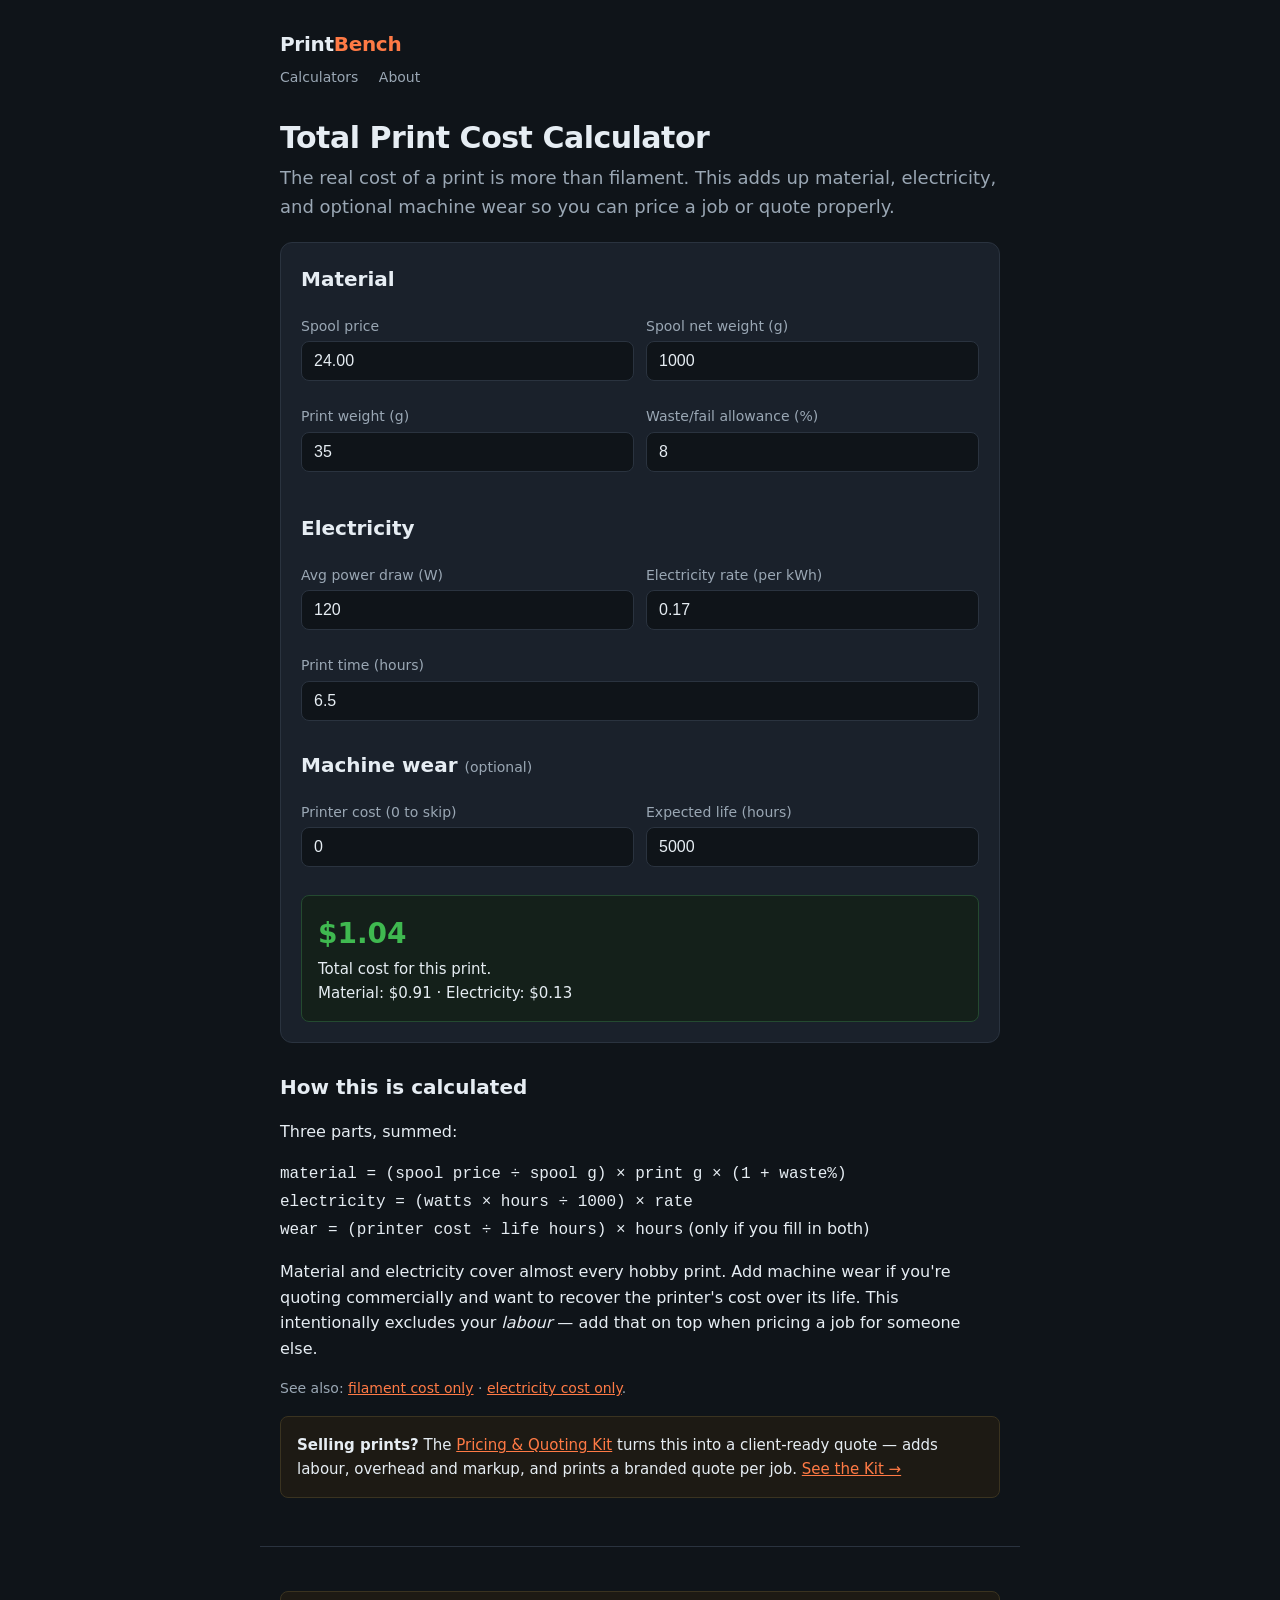
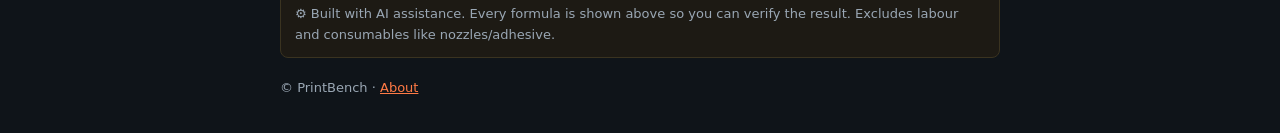
<file: calculators/total-print-cost.html>
<!doctype html>
<html lang="en">
<head>
<meta charset="utf-8">
<meta name="viewport" content="width=device-width, initial-scale=1">
<title>Total 3D Print Cost Calculator — Material + Electricity + Wear | PrintBench</title>
<meta name="description" content="Calculate the true all-in cost of a 3D print: filament, electricity, and optional machine wear. Free, instant, and shows the full breakdown.">
<link rel="stylesheet" href="../style.css">
</head>
<body>
<header>
  <a class="brand" href="../index.html">Print<span>Bench</span></a>
  <nav>
    <a href="../index.html">Calculators</a>
    <a href="../about.html">About</a>
  </nav>
</header>
<main>
  <h1>Total Print Cost Calculator</h1>
  <p class="lead">The real cost of a print is more than filament. This adds up material,
  electricity, and optional machine wear so you can price a job or quote properly.</p>

  <div class="calc">
    <h2 style="margin-top:0">Material</h2>
    <div class="grid2">
      <div class="field"><label for="spoolPrice">Spool price</label>
        <input id="spoolPrice" type="number" min="0" step="0.01" value="24.00"></div>
      <div class="field"><label for="spoolWeight">Spool net weight (g)</label>
        <input id="spoolWeight" type="number" min="1" step="1" value="1000"></div>
    </div>
    <div class="grid2">
      <div class="field"><label for="partWeight">Print weight (g)</label>
        <input id="partWeight" type="number" min="0" step="0.1" value="35"></div>
      <div class="field"><label for="waste">Waste/fail allowance (%)</label>
        <input id="waste" type="number" min="0" step="1" value="8"></div>
    </div>

    <h2>Electricity</h2>
    <div class="grid2">
      <div class="field"><label for="watts">Avg power draw (W)</label>
        <input id="watts" type="number" min="0" step="1" value="120"></div>
      <div class="field"><label for="rate">Electricity rate (per kWh)</label>
        <input id="rate" type="number" min="0" step="0.01" value="0.17"></div>
    </div>
    <div class="field"><label for="hours">Print time (hours)</label>
      <input id="hours" type="number" min="0" step="0.1" value="6.5"></div>

    <h2>Machine wear <span style="color:var(--muted);font-weight:400;font-size:14px">(optional)</span></h2>
    <div class="grid2">
      <div class="field"><label for="machineCost">Printer cost (0 to skip)</label>
        <input id="machineCost" type="number" min="0" step="1" value="0"></div>
      <div class="field"><label for="lifeHours">Expected life (hours)</label>
        <input id="lifeHours" type="number" min="0" step="100" value="5000"></div>
    </div>

    <div class="result" id="result" aria-live="polite"></div>
  </div>

  <h2>How this is calculated</h2>
  <p>Three parts, summed:</p>
  <p><code>material = (spool price ÷ spool g) × print g × (1 + waste%)</code><br>
  <code>electricity = (watts × hours ÷ 1000) × rate</code><br>
  <code>wear = (printer cost ÷ life hours) × hours</code> (only if you fill in both)</p>
  <p>Material and electricity cover almost every hobby print. Add machine wear if you're
  quoting commercially and want to recover the printer's cost over its life. This intentionally
  excludes your <em>labour</em> — add that on top when pricing a job for someone else.</p>

  <p style="color:var(--muted);font-size:14px">See also:
  <a href="filament-cost.html">filament cost only</a> ·
  <a href="electricity-cost.html">electricity cost only</a>.</p>

  <div class="result" style="background:#1d1a14;border-color:#3a3320">
    <strong>Selling prints?</strong> The <a href="../pricing-kit.html">Pricing &amp; Quoting Kit</a>
    turns this into a client-ready quote — adds labour, overhead and markup, and prints a branded
    quote per job. <a href="../pricing-kit.html">See the Kit →</a>
  </div>
</main>
<footer>
  <div class="disclosure">⚙️ Built with AI assistance. Every formula is shown above so you can
  verify the result. Excludes labour and consumables like nozzles/adhesive.</div>
  © PrintBench · <a href="../about.html">About</a>
</footer>
<script>
  const el = id => document.getElementById(id);
  const ids = ['spoolPrice','spoolWeight','partWeight','waste','watts','rate','hours','machineCost','lifeHours'];
  const money = n => '$' + n.toLocaleString(undefined,{minimumFractionDigits:2,maximumFractionDigits:2});
  function calc(){
    const sp=+el('spoolPrice').value||0, sw=+el('spoolWeight').value||0, pw=+el('partWeight').value||0,
          waste=+el('waste').value||0, w=+el('watts').value||0, rate=+el('rate').value||0,
          h=+el('hours').value||0, mc=+el('machineCost').value||0, lh=+el('lifeHours').value||0;
    if(sw<=0){ el('result').innerHTML='Enter a spool weight greater than 0.'; return; }
    const material = (sp/sw)*pw*(1+waste/100);
    const electricity = (w*h/1000)*rate;
    const wear = (mc>0 && lh>0) ? (mc/lh)*h : 0;
    const total = material + electricity + wear;
    el('result').innerHTML = '<span class="big">'+money(total)+'</span>'+
      'Total cost for this print.<br>'+
      'Material: '+money(material)+' · Electricity: '+money(electricity)+
      (wear>0 ? ' · Machine wear: '+money(wear) : '');
  }
  ids.forEach(id=>el(id).addEventListener('input',calc));
  calc();
</script>
</body>
</html>
</file>
<file: style.css>
:root {
  --bg: #0f1419;
  --panel: #1a212b;
  --ink: #e6edf3;
  --muted: #9aa7b4;
  --accent: #ff7a45;
  --line: #2a333f;
  --ok: #3fb950;
  --maxw: 760px;
}
* { box-sizing: border-box; }
body {
  margin: 0;
  font: 16px/1.6 system-ui, -apple-system, Segoe UI, Roboto, sans-serif;
  background: var(--bg);
  color: var(--ink);
}
header, main, footer { max-width: var(--maxw); margin: 0 auto; padding: 0 20px; }
header { padding-top: 28px; padding-bottom: 8px; }
.brand { font-weight: 800; font-size: 20px; color: var(--ink); text-decoration: none; letter-spacing: -0.3px; }
.brand span { color: var(--accent); }
nav { margin-top: 6px; font-size: 14px; }
nav a { color: var(--muted); text-decoration: none; margin-right: 16px; }
nav a:hover { color: var(--ink); }
h1 { font-size: 30px; line-height: 1.2; margin: 24px 0 8px; letter-spacing: -0.5px; }
h2 { font-size: 20px; margin: 28px 0 8px; }
p.lead { color: var(--muted); font-size: 18px; margin-top: 0; }
a { color: var(--accent); }
.card {
  display: block; background: var(--panel); border: 1px solid var(--line);
  border-radius: 12px; padding: 16px 18px; margin: 12px 0; text-decoration: none; color: var(--ink);
}
.card:hover { border-color: var(--accent); }
.card h3 { margin: 0 0 4px; font-size: 17px; }
.card p { margin: 0; color: var(--muted); font-size: 14px; }
.calc { background: var(--panel); border: 1px solid var(--line); border-radius: 12px; padding: 20px; margin: 20px 0; }
.field { margin: 12px 0; }
label { display: block; font-size: 14px; color: var(--muted); margin-bottom: 4px; }
input, select {
  width: 100%; padding: 10px 12px; font-size: 16px; color: var(--ink);
  background: var(--bg); border: 1px solid var(--line); border-radius: 8px;
}
input:focus, select:focus { outline: none; border-color: var(--accent); }
.result {
  margin-top: 16px; padding: 16px; background: #14201a; border: 1px solid #244a30;
  border-radius: 8px; font-size: 15px;
}
.result .big { font-size: 28px; font-weight: 800; color: var(--ok); display: block; }
.grid2 { display: grid; grid-template-columns: 1fr 1fr; gap: 12px; }
@media (max-width: 520px) { .grid2 { grid-template-columns: 1fr; } }
footer {
  margin-top: 48px; padding: 24px 20px 40px; border-top: 1px solid var(--line);
  color: var(--muted); font-size: 13px;
}
.disclosure { background: #1d1a14; border: 1px solid #3a3320; border-radius: 8px; padding: 12px 14px; font-size: 13px; color: var(--muted); margin: 20px 0; }
table { width: 100%; border-collapse: collapse; margin: 16px 0; font-size: 14px; }
th, td { text-align: left; padding: 8px 10px; border-bottom: 1px solid var(--line); }
th { color: var(--muted); font-weight: 600; }
</file>
